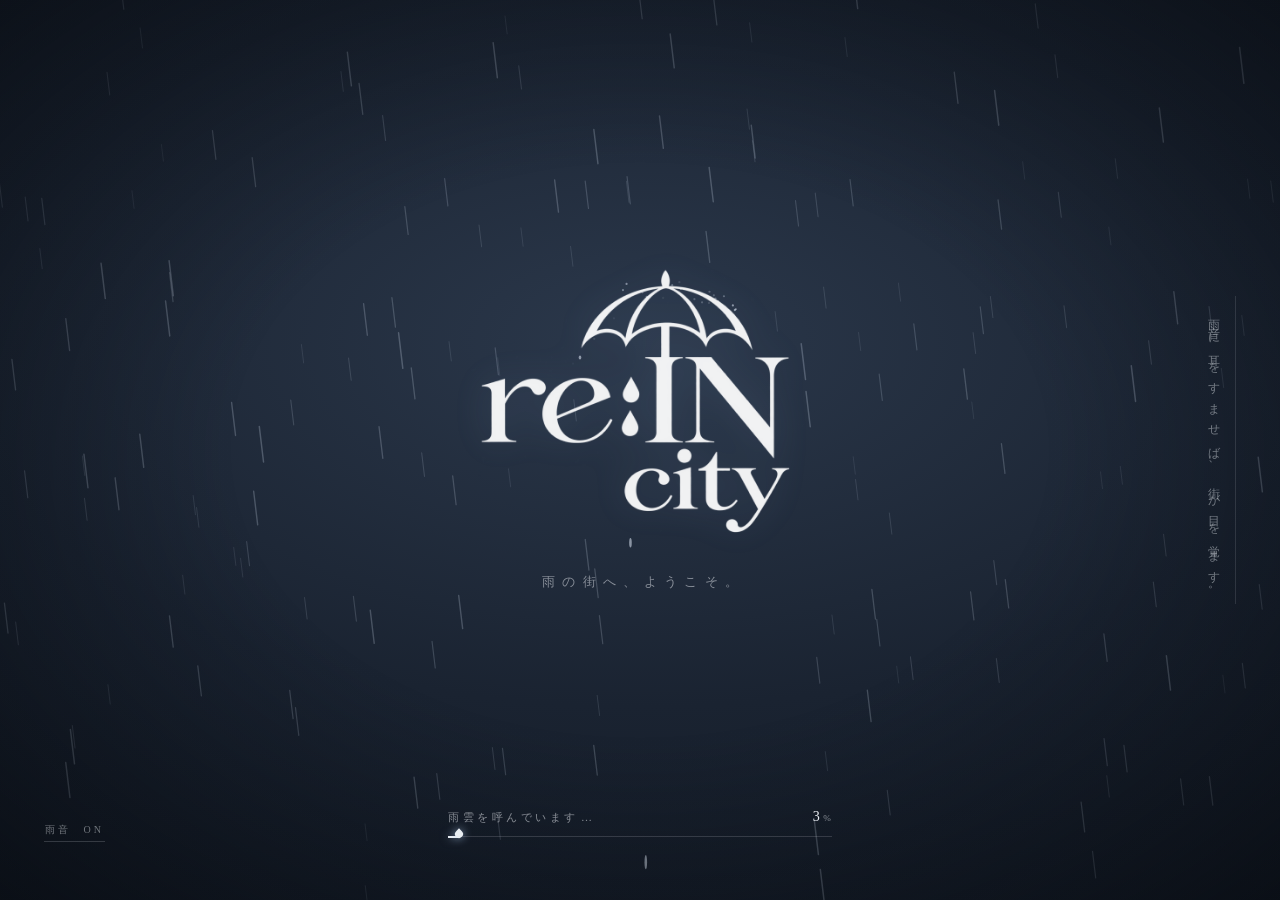
<file: reincity_loadscreen/web/index.html>
<!DOCTYPE html>
<html lang="ja">
<head>
    <meta charset="UTF-8">
    <title>re:IN city</title>
    <link rel="stylesheet" href="style.css">
</head>
<body>
    <canvas id="rain"></canvas>
    <div class="vignette"></div>

    <main class="stage">
        <img id="logo" class="logo" src="logo.png" alt="re:IN city" draggable="false">
        <p id="tagline" class="tagline"></p>
    </main>

    <p id="vertical" class="vertical"></p>

    <footer class="foot">
        <div class="foot-row">
            <span id="status" class="status"></span>
            <span class="percent"><span id="percent">0</span><small>%</small></span>
        </div>
        <div class="track"><div id="bar" class="bar"></div></div>
    </footer>

    <button id="sound" class="sound" type="button"></button>

    <script src="config.js"></script>
    <script src="script.js"></script>
</body>
</html>
</file>
<file: reincity_loadscreen/web/style.css>
:root {
    --navy: #263141;      /* logo colour */
    --deep: #0e141d;
    --paper: #e9edf2;
    --mist: rgba(233, 237, 242, 0.55);
    --serif: 'Yu Mincho', 'YuMincho', 'Hiragino Mincho ProN', 'Noto Serif JP', 'MS PMincho', serif;
}

* { box-sizing: border-box; margin: 0; padding: 0; }

html, body { width: 100%; height: 100%; overflow: hidden; }

body {
    font-family: var(--serif);
    color: var(--paper);
    background: radial-gradient(120% 90% at 50% 38%, #2b384b 0%, #1a2331 45%, var(--deep) 100%);
    user-select: none;
    cursor: default;
}

#rain { position: fixed; inset: 0; width: 100%; height: 100%; display: block; }

.vignette {
    position: fixed;
    inset: 0;
    pointer-events: none;
    background: radial-gradient(ellipse at center, transparent 45%, rgba(6, 9, 14, 0.6) 100%);
}

/* Logo ------------------------------------------------------------------ */
.stage {
    position: fixed;
    inset: 0;
    display: flex;
    flex-direction: column;
    align-items: center;
    justify-content: center;
    padding-bottom: 6vh;
    pointer-events: none;
}

.logo {
    width: min(34vw, 62vh, 520px);
    height: auto;
    /* the logo file is navy: render it in paper white on the dark sky */
    filter: brightness(0) invert(1) drop-shadow(0 0 1.6vw rgba(160, 190, 230, 0.18));
    opacity: 0;
    transform: translateY(0.8vh);
    animation: rise 1.8s cubic-bezier(0.2, 0.7, 0.2, 1) 0.2s forwards;
}

.tagline {
    margin-top: 3.2vh;
    font-size: clamp(13px, 1.05vw, 20px);
    letter-spacing: 0.55em;
    text-indent: 0.55em;
    color: var(--mist);
    opacity: 0;
    animation: rise 1.8s cubic-bezier(0.2, 0.7, 0.2, 1) 0.9s forwards;
}

@keyframes rise {
    to { opacity: 0.94; transform: none; }
}

/* Vertical Japanese line ------------------------------------------------- */
.vertical {
    position: fixed;
    top: 50%;
    right: 3.4vw;
    transform: translateY(-50%);
    writing-mode: vertical-rl;
    font-size: clamp(12px, 0.9vw, 17px);
    letter-spacing: 0.6em;
    color: rgba(233, 237, 242, 0.45);
    padding-top: 1.2em;
    border-right: 1px solid rgba(233, 237, 242, 0.12);
    padding-right: 1.1em;
    opacity: 0;
    animation: fade 2.4s ease 1.6s forwards;
}

@keyframes fade { to { opacity: 1; } }

/* Progress --------------------------------------------------------------- */
.foot {
    position: fixed;
    left: 50%;
    bottom: 7vh;
    width: min(30vw, 460px);
    transform: translateX(-50%);
    opacity: 0;
    animation: fade 1.6s ease 1.3s forwards;
}

.foot-row {
    display: flex;
    align-items: baseline;
    justify-content: space-between;
    margin-bottom: 1.2vh;
}

.status {
    font-size: clamp(11px, 0.82vw, 15px);
    letter-spacing: 0.32em;
    color: var(--mist);
    transition: opacity 0.5s ease;
}
.status.swap { opacity: 0; }
.status::after { content: '…'; margin-left: 0.2em; animation: breathe 1.8s ease-in-out infinite; }

@keyframes breathe { 0%, 100% { opacity: 0.2; } 50% { opacity: 1; } }

.percent {
    font-family: Georgia, 'Times New Roman', serif;
    font-size: clamp(14px, 1.1vw, 20px);
    letter-spacing: 0.08em;
    font-variant-numeric: tabular-nums;
}
.percent small { font-size: 0.65em; margin-left: 0.25em; color: var(--mist); }

.track { position: relative; height: 1px; background: rgba(233, 237, 242, 0.16); }

.bar {
    position: absolute;
    left: 0;
    top: -0.5px;
    height: 2px;
    width: 0%;
    background: var(--paper);
    box-shadow: 0 0 10px rgba(190, 215, 255, 0.55);
}
/* a raindrop leading the line */
.bar::after {
    content: '';
    position: absolute;
    right: -4px;
    top: -6px;
    width: 8px;
    height: 8px;
    background: var(--paper);
    border-radius: 0 50% 50% 50%;
    transform: rotate(45deg);
    box-shadow: 0 0 10px rgba(190, 215, 255, 0.7);
}

/* Sound toggle ----------------------------------------------------------- */
.sound {
    position: fixed;
    left: 3.4vw;
    bottom: 6.4vh;
    font: inherit;
    font-size: clamp(10px, 0.72vw, 13px);
    letter-spacing: 0.3em;
    color: rgba(233, 237, 242, 0.45);
    background: none;
    border: none;
    border-bottom: 1px solid rgba(233, 237, 242, 0.18);
    padding: 0.4em 0.1em;
    cursor: pointer;
    transition: color 0.2s;
}
.sound:hover { color: var(--paper); }
.sound.hidden { display: none; }
</file>
